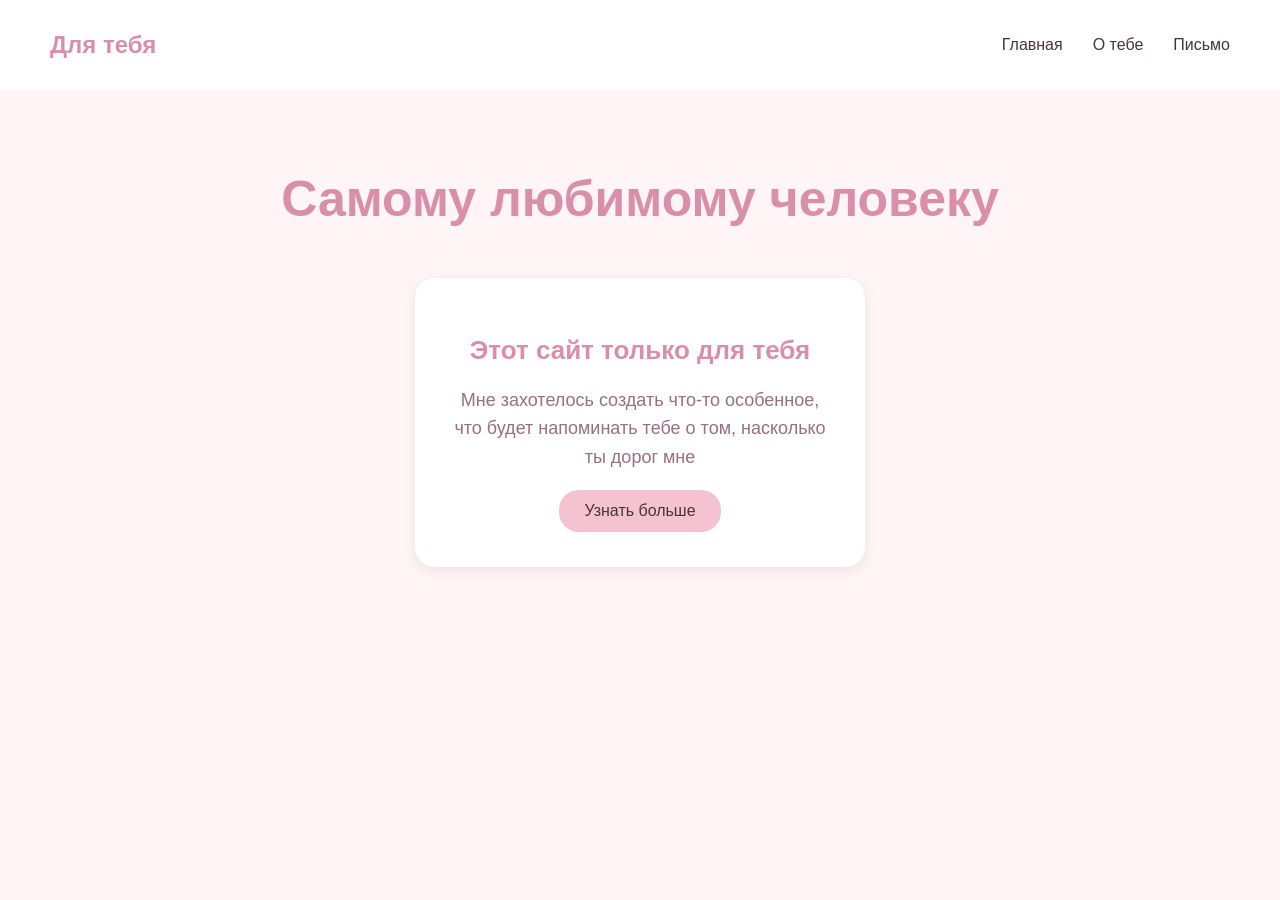
<file: index.html>
<!DOCTYPE html>
<html lang="ru">
<head>
    <meta charset="UTF-8">
    <meta name="viewport" content="width=device-width, initial-scale=1.0">
    <link rel="stylesheet" href="styles.css">
    <title>Document</title>
</head>

<body>

    <div class="container">

<nav>
    <div class="logo">
        Для тебя 
    </div>

    <ul>
        <li><a href="index.html">Главная</a></li>
        <li><a href="about.html">О тебе</a></li>
        <li><a href="letter.html">Письмо</a></li>
    </ul>
</nav>


        <header>
            <h1>Самому любимому человеку</h1>
           
        </header>

        <div class="card">
            <h2>Этот сайт только для тебя</h2>
            <p>   Мне захотелось создать что-то особенное,
        что будет напоминать тебе о том,
        насколько ты дорог мне
    </p>
    <a href="about.html">Узнать больше</a>
        </div>

    </div>
    

</body>

</html>
</file>
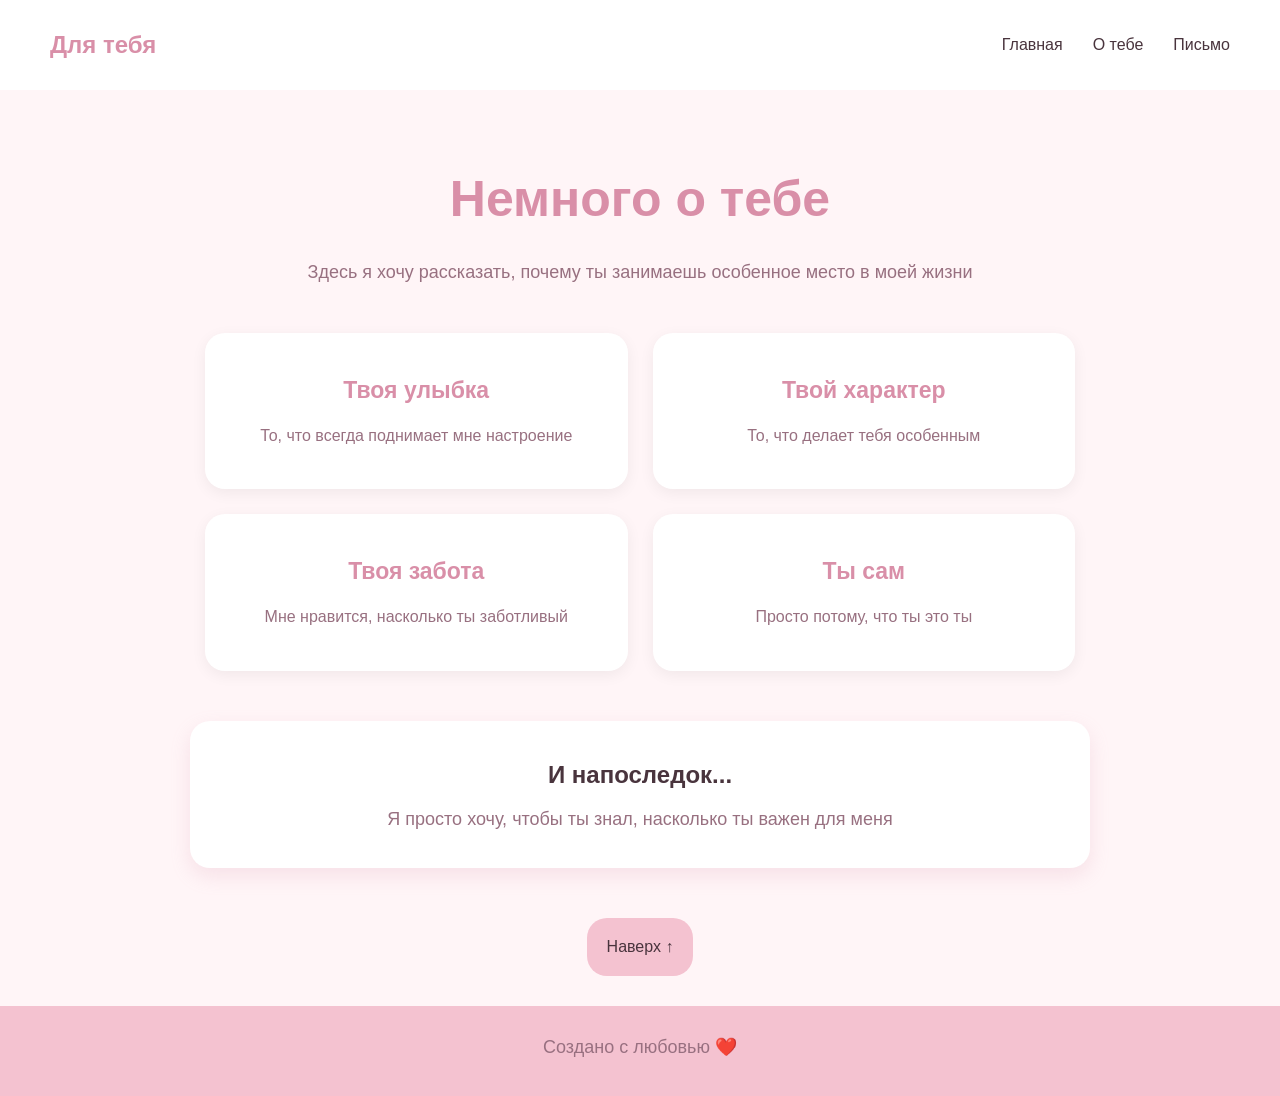
<file: about.html>
<!DOCTYPE html>
<html lang="ru">
<head>
    <meta charset="UTF-8">
    <meta name="viewport" content="width=device-width, initial-scale=1.0">
    <link rel="stylesheet" href="styles.css">
    <title>О тебе</title>
</head>

<body>

    <div class="container">

        <nav>
            <div class="logo">
                Для тебя
            </div>

            <ul>
                <li><a href="index.html">Главная</a></li>
                <li><a href="about.html">О тебе</a></li>
                <li><a href="letter.html">Письмо</a></li>
            </ul>
        </nav>

    </div>

    <header>
        <h1>Немного о тебе</h1>
        <p>Здесь я хочу рассказать, почему ты занимаешь особенное место в моей жизни</p>
    </header>

    <div class="cards">

        <div class="info-card">
            <h2>Твоя улыбка</h2>
            <p>То, что всегда поднимает мне настроение</p>
        </div>

        <div class="info-card">
            <h2>Твой характер</h2>
            <p>То, что делает тебя особенным</p>
        </div>

        <div class="info-card">
            <h2>Твоя забота</h2>
            <p>Мне нравится, насколько ты заботливый</p>
        </div>

        <div class="info-card">
            <h2>Ты сам</h2>
            <p>Просто потому, что ты это ты</p>
        </div>

    </div>

    <section class="message">
        <h2>И напоследок...</h2>
        <p>Я просто хочу, чтобы ты знал, насколько ты важен для меня </p>
    </section>

    <button class="top-button" onclick="window.scrollTo({top: 0, behavior: 'smooth'})">
        Наверх ↑
    </button>

    <footer>
        <p>Создано с любовью ❤️</p>
    </footer>

</body>
</html>
</file>
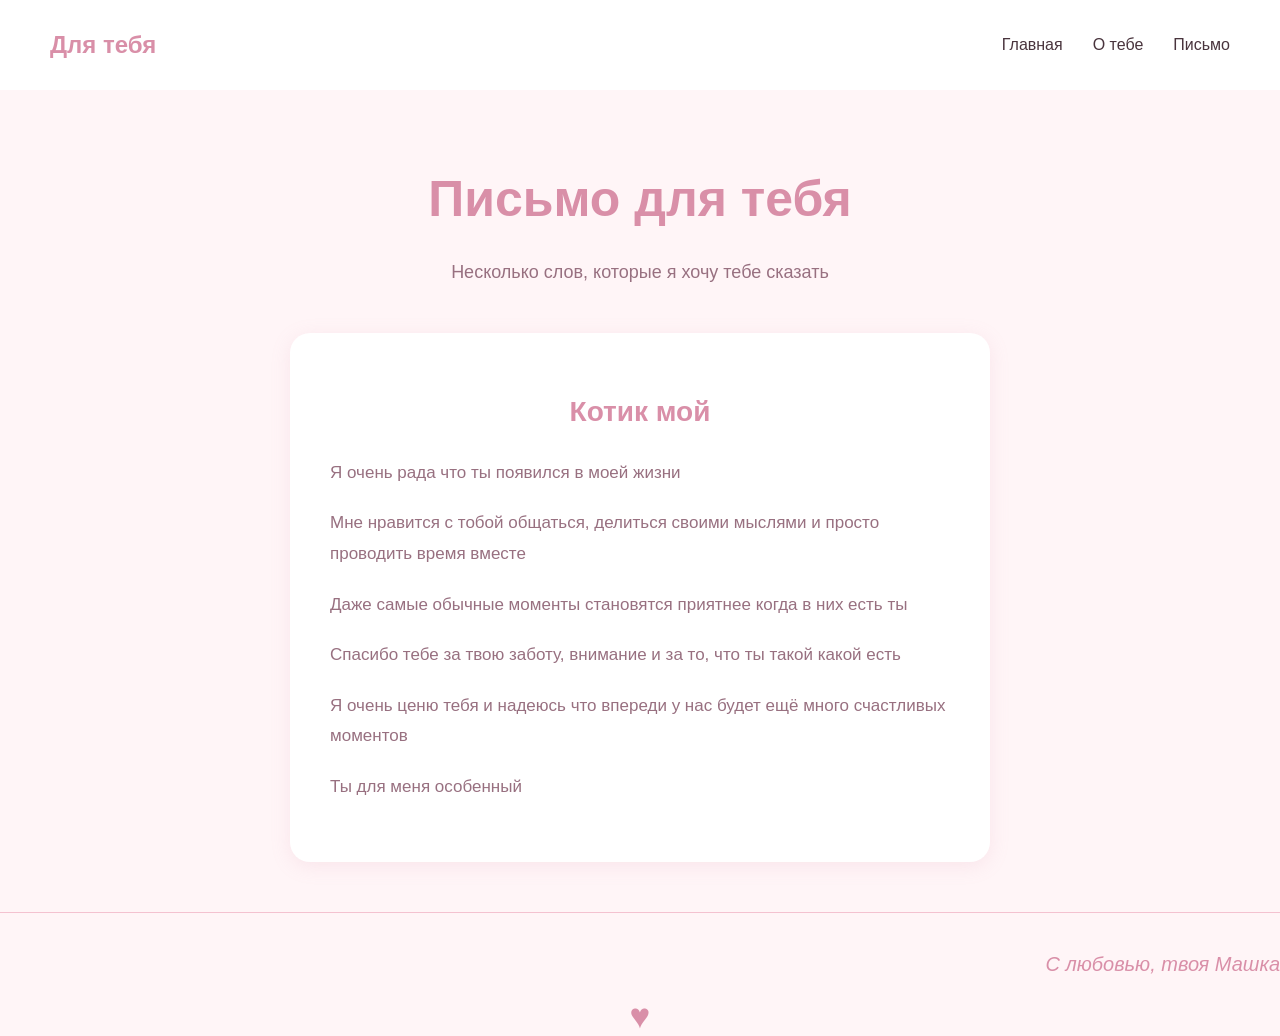
<file: letter.html>
<!DOCTYPE html>
<html lang="ru">
<head>
    <meta charset="UTF-8">
    <meta name="viewport" content="width=device-width, initial-scale=1.0">
    <link rel="stylesheet" href="styles.css">
    <title>Письмо для тебя</title>
</head>
<body>
        <div class="container">

        <nav>
            <div class="logo">
                Для тебя
            </div>

            <ul>
                <li><a href="index.html">Главная</a></li>
                <li><a href="about.html">О тебе</a></li>
                <li><a href="letter.html">Письмо</a></li>
            </ul>
        </nav>
        </div>

        <header>
            <h1>Письмо для тебя</h1>
            <p>Несколько слов, которые я хочу тебе сказать</p>
        </header>

     <div class="letter-card">
    <h2>Котик мой </h2>

    <p>Я очень рада что ты появился в моей жизни</p>

    <p>Мне нравится с тобой общаться, делиться своими мыслями и просто проводить время вместе</p>

    <p>Даже самые обычные моменты становятся приятнее когда в них есть ты</p>

    <p>Спасибо тебе за твою заботу, внимание и за то, что ты такой какой есть</p>

    <p>Я очень ценю тебя и надеюсь что впереди у нас будет ещё много счастливых моментов</p>

    <p>Ты для меня особенный</p>
</div>

<hr>

<div class="signature">
    <p>С любовью, твоя Машка</p>
</div>

<div class="heart">♥</div>


</body>
</file>
<file: styles.css>
* {
    box-sizing: border-box;
}

body {
    margin: 0;
    background-color: #FFF5F7;
    color: #49343D;
    font-family: Arial, Helvetica, sans-serif;
}

.container {
    text-align: center;
}

/* Заголовки */

h1 {
    color: #D98FA8;
    font-size: 50px;
}

p {
    font-size: 18px;
    color: #987080;
    margin-top: 10px;
}

/* Навигация */

nav {
    display: flex;
    justify-content: space-between;
    align-items: center;
    padding: 20px 50px;
    background-color: white;
}

nav ul {
    display: flex;
    list-style: none;
    gap: 30px;
}

nav ul li a {
    text-decoration: none;
    color: #49343D;
    font-size: 16px;
}

nav ul li a:hover {
    color: #D98FA8;
}

.logo {
    font-size: 24px;
    color: #D98FA8;
    font-weight: bold;
}

/* Главный блок */

header {
    margin-top: 80px;
    text-align: center;
}

.card {
    width: 450px;
    max-width: calc(100% - 30px);
    background-color: white;
    padding: 35px;
    border-radius: 20px;
    margin: 50px auto;
    text-align: center;
    box-shadow: 0 4px 15px rgba(0, 0, 0, 0.08);
}

.card p {
    font-size: 18px;
    color: #987080;
    line-height: 1.6;
    text-align: center;
}

.card h2 {
    font-size: 26px;
    color: #D98FA8;
    margin-bottom: 20px;
}

.card a {
    display: inline-block;
    background-color: #F4C2D0;
    color: #49343D;
    padding: 12px 25px;
    border-radius: 20px;
    text-decoration: none;
    transition: 0.3s;
}

.card a:hover {
    background-color: #D98FA8;
    color: white;
}

/* Карточки */

.cards {
    display: grid;
    grid-template-columns: 1fr 1fr;
    gap: 25px;
    max-width: 900px;
    margin: 50px auto;
    padding: 0 15px;
}

.info-card {
    background-color: white;
    padding: 25px;
    border-radius: 20px;
    text-align: center;
    box-shadow: 0 4px 15px rgba(0, 0, 0, 0.06);
    transition: 0.3s;
    animation: appear 0.8s ease both;
}

.info-card:hover {
    transform: translateY(-5px);
    box-shadow: 0 8px 20px rgba(217, 143, 168, 0.2);
}

.info-card h2 {
    color: #D98FA8;
    font-size: 23px;
}

.info-card p {
    color: #987080;
    font-size: 16px;
    line-height: 1.6;
}

/* Последнее послание */

.message {
    background-color: white;
    padding: 20px;
    border-radius: 20px;
    text-align: center;
    box-shadow: 0 8px 20px rgba(217, 143, 168, 0.2);
    max-width: 900px;
    margin: 50px auto;
}

/* Анимация */

@keyframes appear {
    from {
        opacity: 0;
        transform: translateY(20px);
    }

    to {
        opacity: 1;
        transform: translateY(0);
    }
}

/* Версия для телефона */

@media (max-width: 600px) {

    h1 {
        font-size: 32px;
    }

    nav {
        flex-direction: column;
        gap: 15px;
        padding: 15px;
    }

    nav ul {
        gap: 15px;
        padding: 0;
        flex-wrap: wrap;
        justify-content: center;
    }

    header {
        margin-top: 40px;
    }

    .cards {
        grid-template-columns: 1fr;
        margin: 30px auto;
    }

    .card {
        margin: 30px auto;
        padding: 25px;
    }

    .message {
        margin: 30px 15px;
    }
}


.info-card:nth-child(1) {
    animation-delay: 0.2s;
}

.info-card:nth-child(2) {
    animation-delay: 0.4s;
}

.info-card:nth-child(3) {
    animation-delay: 0.6s;
}

.info-card:nth-child(4) {
    animation-delay: 0.8s;
}

.top-button{
    background-color:#F4C2D0 ;
    color:#49343D;
    padding: 20px;
    border-radius: 20px;
    cursor: pointer;
    border: none;
    font-size: 16px;
    transition: 0.3s;
    display: block;
    margin: 30px auto;  

}

.top-button:hover {
    background-color: #D98FA8;
    color: white;
}
html {
    scroll-behavior: smooth;
}


footer{
    background-color: #F4C2D0;
    color:#49343D;
    text-align: center;
    padding: 20px;
    font-size: 16px;
}

.letter-card {
    background-color: white;
    max-width: 700px;
    margin: 50px auto;
    padding: 40px;
    border-radius: 20px;
    box-shadow: 0 4px 20px rgba(217, 143, 168, 0.15);
    animation: appear 1s ease;
}

.letter-card h2 {
    color: #D98FA8;
    font-size: 28px;
    text-align: center;
    margin-bottom: 30px;
}


.letter-card p {
    color: #987080;
    font-size: 17px;
    line-height: 1.8;
    margin-bottom: 20px;

}


@media (max-width: 600px) {
    .letter-card {
        margin: 30px 15px;
        padding: 25px;
    }

    .letter-card h2 {
        font-size: 24px;
    }

    .letter-card p {
        font-size: 16px;
    }
}

.signature {
    text-align: right;
    margin-top: 40px;
}

.signature p {
    color: #D98FA8;
    font-size: 20px;
    font-style: italic;
}

hr{
    border:none;
    height: 1px;
    background-color: #F4C2D0;
    margin: 30px 0;
}

.heart{
    color:#D98FA8;
    font-size: 35px;
    text-align: center;
    margin-top: 20px;
    animation: heartbeat 1s infinite;
}

@keyframes heartbeat {
    0% {
        transform: scale(1);
    }

    50% {
        transform: scale(1.2);
    }

    100% {
        transform: scale(1);
    }
}
@keyframes appear {
    from {
        opacity: 0;
        transform: translateY(20px);
    }

    to {
        opacity: 1;
        transform: translateY(0);
    }
}
</file>
